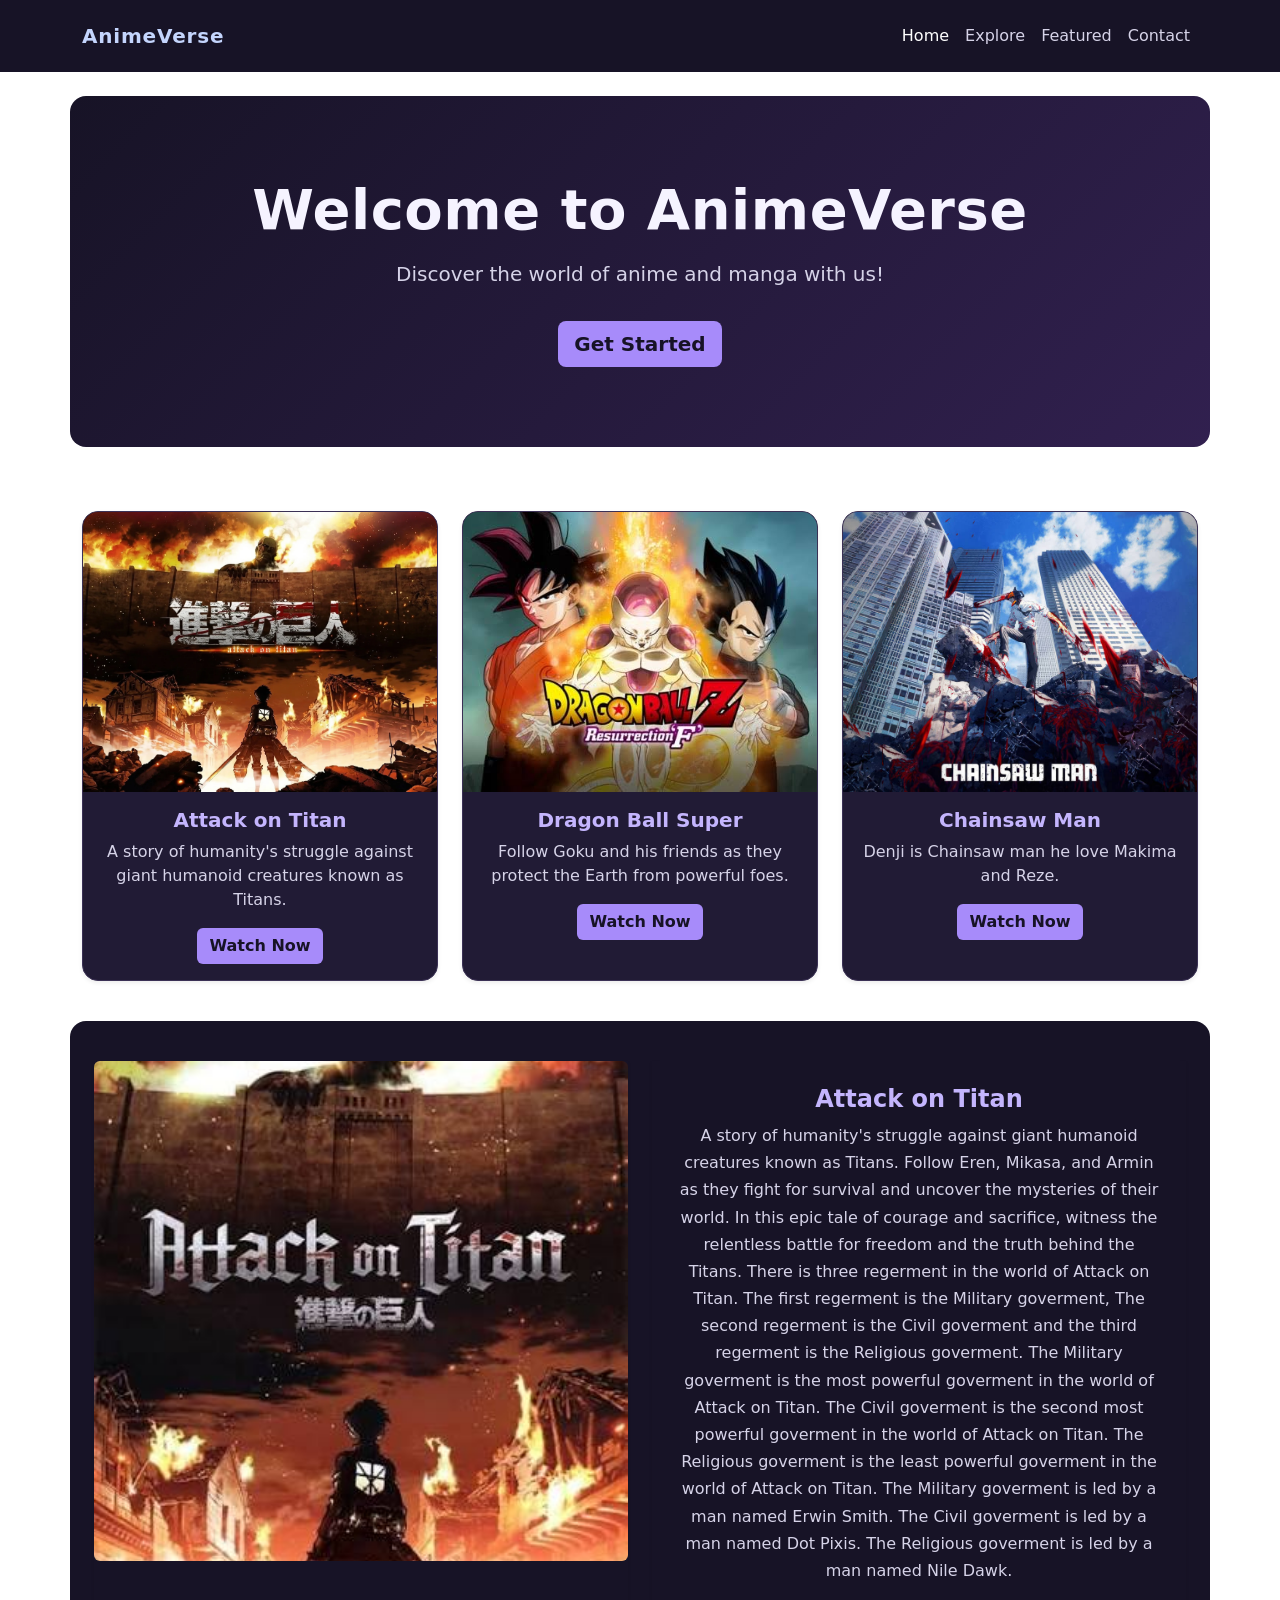
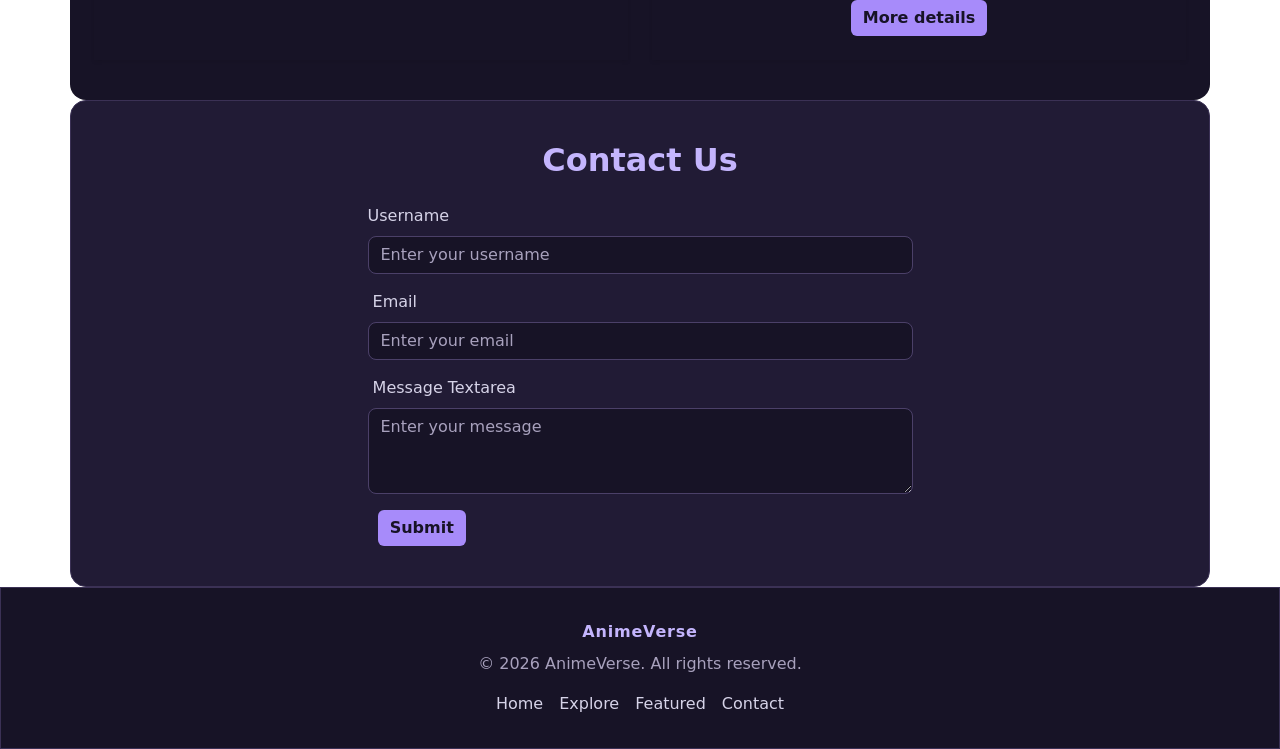
<file: index.html>
<!DOCTYPE html>
<html lang="en">
    <head>
        <meta charset="UTF-8">
        <meta name="viewport" content="width=device-width, initial-scale=1.0">
        <title>AnimeVerse</title>

        <link href="https://cdn.jsdelivr.net/npm/bootstrap@5.3.8/dist/css/bootstrap.min.css" rel="stylesheet">
        <script src="https://cdn.jsdelivr.net/npm/bootstrap@5.3.8/dist/js/bootstrap.bundle.min.js"></script>
        <link rel="stylesheet" href="learning.css">

    </head>
    <body>

        <nav class="navbar navbar-expand-lg navbar-dark site-navbar sticky-top">
            <div class="container">

                <a class="navbar-brand" href="#">AnimeVerse</a>

                <button class="navbar-toggler"
                        type="button"
                        data-bs-toggle="collapse"
                        data-bs-target="#navbarNav"
                        aria-controls="navbarNav"
                        aria-expanded="false"
                        aria-label="Toggle navigation">
                    <span class="navbar-toggler-icon"></span>
                </button>

                <div class="collapse navbar-collapse" id="navbarNav">
                    <ul class="navbar-nav ms-auto">
                        <li class="nav-item"><a class="nav-link" href="#home">Home</a></li>
                        <li class="nav-item"><a class="nav-link" href="#explore">Explore</a></li>
                        <li class="nav-item"><a class="nav-link" href="#featured">Featured</a></li>
                        <li class="nav-item"><a class="nav-link" href="#contact">Contact</a></li>
                    </ul>
                </div>

            </div>
        </nav>

        <div class="container text-center py-5 hero-section" id="home">
            <h1 class="display-4">Welcome to AnimeVerse</h1>
            <p class="lead fw-normal">Discover the world of anime and manga with us!</p>
            <button class="btn btn-lg">Get Started</button>
        </div>

        <section class="container py-5 anime-section" id="explore">

            <div class="row g-4 text-center">

                <div class="col-12 col-md-6 col-lg-4">
                    <div class="card shadow-sm h-100 anime-card">
                        <img src="Attack-on-titan.png" class="card-img-top" alt="Attack on Titan">
                        <div class="card-body">
                            <h5 class="card-title">Attack on Titan</h5>
                            <p class="card-text">A story of humanity's struggle against giant humanoid creatures known as Titans.</p>
                            <button class="btn">Watch Now</button>
                        </div>
                    </div>
                </div>

                <div class="col-12 col-md-6 col-lg-4">
                    <div class="card shadow-sm h-100 anime-card">
                        <img src="Dragon-ball-super.jpg" class="card-img-top" alt="Dragon Ball Super">
                        <div class="card-body">
                            <h5 class="card-title">Dragon Ball Super</h5>
                            <p class="card-text">Follow Goku and his friends as they protect the Earth from powerful foes.</p>
                            <button class="btn">Watch Now</button>
                        </div>
                    </div>
                </div>    

                <div class="col-12 col-md-6 col-lg-4">    
                    <div class="card shadow-sm h-100 anime-card">
                        <img src="chainsaw-man.jpg" class="card-img-top" alt="Chainsaw Man">
                        <div class="card-body">
                            <h5 class="card-title">Chainsaw Man</h5>
                            <p class="card-text">Denji is Chainsaw man he love Makima and Reze.</p>
                            <button class="btn">Watch Now</button>
                        </div>
                    </div>
                </div>

            </div>

        </section>
        
        <section class="container py-5 featured-section" id="featured">
            <div class="row g-4 text-center">

                <div class="col-12 col-md-6">
                    <div class="shadow-sm h-100">
                        <img src="Aot-poster.jpg" class="img-fluid rounded" alt="Attack on Titan Poster">
                    </div>
                </div>

                <div class="col-12 col-md-6">

                    <div class="shadow-sm h-100">
                        <div class="p-4">
                            <h5 class="fw-bold">Attack on Titan</h5>
                            <p>A story of humanity's struggle against giant humanoid creatures known as Titans. Follow Eren, Mikasa,
                                and Armin as they fight for survival and uncover the mysteries of their world. In this epic tale of 
                                courage and sacrifice, witness the relentless battle for freedom and the truth behind the Titans. 
                                There is three regerment in the world of Attack on Titan. The first regerment is the Military goverment,
                                The second regerment is the Civil goverment and the third regerment is the Religious goverment.
                                The Military goverment is the most powerful goverment in the world of Attack on Titan. The Civil
                                goverment is the second most powerful goverment in the world of Attack on Titan. The Religious goverment 
                                is the least powerful goverment in the world of Attack on Titan. The Military goverment is led by a man 
                                named Erwin Smith. The Civil goverment is led by a man named Dot Pixis. The Religious goverment is led by 
                                a man named Nile Dawk.
                            </p>
                            <button class="btn"
                                    type="button"
                                    data-bs-toggle="modal"
                                    data-bs-target="#detailsModal">
                                More details
                            </button>

                            <div class="modal fade" id="detailsModal" tabindex="-1" aria-labelledby="detailsModalLabel"
                                 aria-hidden="true">
                                <div class="modal-dialog">
                                    <div class="modal-content">
                                        <div class="modal-header">
                                            <h5 class="modal-title" id="detailsModalLabel">More Details</h5>
                                            <button type="button" class="btn-close" data-bs-dismiss="modal" aria-label="Close"></button>
                                        </div>
                                        <div class="modal-body">
                                            <p>Attack on Titan is a Japanese manga series written and illustrated by Hajime Isayama. It 
                                                was serialized in Kodansha's Bessatsu Shōnen Magazine from September 2009 to April 2021,
                                                with its chapters collected in 34 tankōbon volumes. The story is set in a world where 
                                                humanity resides within enormous walled cities to protect themselves from the Titans, 
                                                gigantic humanoid creatures that devour humans seemingly without reason.
                                            </p>
                                        </div>
                                    </div>
                                </div>
                            </div>
                        </div>

                    </div>

                </div>

            </div>
        </section>

        <section class="container py-5 contact-section" id="contact">

            <div class="col-12 col-md-8 col-lg-6 mx-auto">

                <form>

                    <h2 class="text-center mb-4">Contact Us</h2>

                    <label for="Username" class="form-label">Username</label>
                    <input type="text" class="form-control" id="Username" placeholder="Enter your username">
                    <label id="userName" class="form-label text-danger mt-1"></label>

                    <label for="Email" class="form-label mt-3">Email</label>
                    <input type="email" class="form-control" id="Email" placeholder="Enter your email">
                    <label id="emailError" class="form-label text-danger mt-1"></label>

                    <label for="Message" class="form-label mt-3">Message Textarea</label>
                    <textarea class="form-control" id="Message" rows="3" placeholder="Enter your message"></textarea>
                    <label id="messageError" class="form-label text-danger mt-1"></label>

                    <label id="formValidation" class="form-label mt-1"></label>
                    <button type="submit" class="btn mt-3">Submit</button>

                </form>

            </div>

        </section>

        <footer class="text-center py-3 site-footer">

            <a class="navbar-brand" href="#">AnimeVerse</a>
            <p class="mb-0">&copy; 2026 AnimeVerse. All rights reserved.</p>

            <nav class="d-flex justify-content-center mt-3 flex-wrap gap-3">
                <a class="text-decoration-none" href="#home">Home</a>
                <a class="text-decoration-none" href="#explore">Explore</a>
                <a class="text-decoration-none" href="#featured">Featured</a>
                <a class="text-decoration-none" href="#contact">Contact</a>
            </nav>

        </footer>

        <script src="learning.js"></script>
    </body>
</html>
</file>
<file: learning.css>
/*navbar*/

.site-navbar{
    background-color: #171326;
    padding: 16px 0;
}

.site-navbar .navbar-brand{
    color: #c4d5fd;
    font-weight: 700;
    letter-spacing: 0.8px;
}

.site-navbar .nav-link{
    color: #d6d3e8;
    transition: color 0.3s ease;
}

.site-navbar .nav-link:hover,
.site-navbar .nav-link:active{
    color: #c4d5fd;
}

/*hero section*/

.hero-section{
    background: linear-gradient(135deg, #171326, #31204f);
    color: #f5f3ff;
    padding: 80px 16px !important;
    border-radius: 16px;
    margin-top: 24px;
    margin-bottom: 24px;
}

.hero-section h1{
    font-weight: 800;
    letter-spacing: 0.5px;
}

.hero-section p{
    color: #d6d3e8;
    margin-top: 16px;
}

.hero-section .btn {
    background-color: #a78bfa;
    color: #171326;
    border: none;
    font-weight: 600;
    margin-top: 16px;
    transition: background-color 0.3s ease,
                transform 0.3s ease;
}

.hero-section .btn:hover {
    background-color: #c4b5fd;
    transform: translateY(-3px);
}

/*anime collection*/

.anime-section {
    padding-top: 40px !important;
    padding-bottom: 40px !important;
}

.anime-card{
    background-color: #211b35;
    color: #f5f3ff;
    border: 1px solid #3b3155;
    border-radius: 16px;
    overflow: hidden;
    transition: transform 0.3s ease,
                box-shadow 0.3s ease,
                border-color 0.3s ease;
}

.anime-card .card-img-top {
    width: 100%;
    height: 280px;
    object-fit: cover;
}

.anime-card .card-title{
    color: #c4b5fd;
    font-weight: 700;
}

.anime-card .card-text{
    color: #d6d3e8;
}

.anime-card .btn{
    background-color: #a78bfa;
    color: #171326;
    border: none;
    font-weight: 600;
    transition: background-color 0.3s ease;
}

.anime-card .btn:hover{
    background-color: #c4b5fd;
}

.anime-card:hover{
    transform: translateY(-6px);
    box-shadow: 0 12px 24px rgba(0, 0, 0, 0.25);
    border-color: #a78bfa;
}

/*featured anime*/

.featured-section {
    background-color: #171326;
    color: #f5f3ff;
    border-radius: 16px;
    padding: 40px 24px !important;
}

.featured-section img {
    width: 100%;
    height: 100%;
    max-height: 500px;
    object-fit: cover;
}

.featured-section h5 {
    color: #c4b5fd;
    font-size: 1.5rem;
}

.featured-section p {
    color: #d6d3e8;
    line-height: 1.7;
}

.featured-section .btn {
    background-color: #a78bfa;
    color: #171326;
    border: none;
    font-weight: 600;
    transition: background-color 0.3s ease;
}

.featured-section .btn:hover{
    background-color: #c4b5fd;
}

/*anime details modal*/

#detailsModal .modal-content {
    background-color: #211b35;
    color: #f5f3ff;
    border: 1px solid #3b3155;
    border-radius: 16px;
    overflow: hidden;
}

#detailsModal .modal-header {
    border-bottom: 1px solid #3b3155;
}

#detailsModal .modal-title {
    color: #c4b5fd;
    font-weight: 700;
}

#detailsModal .modal-body p{
    color: #d6d3e8;
    line-height: 1.7;
}

#detailsModal .btn-close {
    filter: invert(1);
}

/*contact section*/

.contact-section{
    background-color: #211b35;
    color: #f5f3ff;
    border: 1px solid #3b3155;
    border-radius: 16px;
    padding: 40px 24px !important;
}

.contact-section h2{
    color: #c4b5fd;
    font-weight: 700;
}

.contact-section .form-label {
    color: #d6d3e8;
}

.contact-section .form-control {
    background-color: #171326;
    color: #f5f3ff;
    border: 1px solid #4b4068;
    border-radius: 8px;
}

.contact-section .form-control::placeholder{
    color: #a8a1bd;
}

.contact-section .form-control:focus{
    background-color: #171326;
    color: #f5f3ff;
    border-color: #a78bfa;
    box-shadow: 0 0 0 3px rgba(167, 139, 250, 0.2);
}

.contact-section .btn {
    background-color: #a78bfa;
    color: #171326;
    border: none;
    font-weight: 600;
    transition: background-color 0.3s ease;
}

.contact-section .btn:hover {
    background-color: #c4b5fd;
}

/*footer*/

.site-footer {
    background-color: #171326;
    color: #d6d3e8;
    border: 1px solid #3b3155;
    padding: 32px 16px !important;
}

.site-footer .navbar-brand{
    color: #c4b5fd;
    font-weight: 700;
    letter-spacing: 0.8px;
    text-decoration: none;
}

.site-footer p{
    margin-top: 8px;
    color: #a8a1bd;
}

.site-footer nav a {
    color: #d6d3e8;
    transition: color 0.3s ease;
}

.site-footer nav a:hover {
    color: #c4b5fd;
}
</file>
